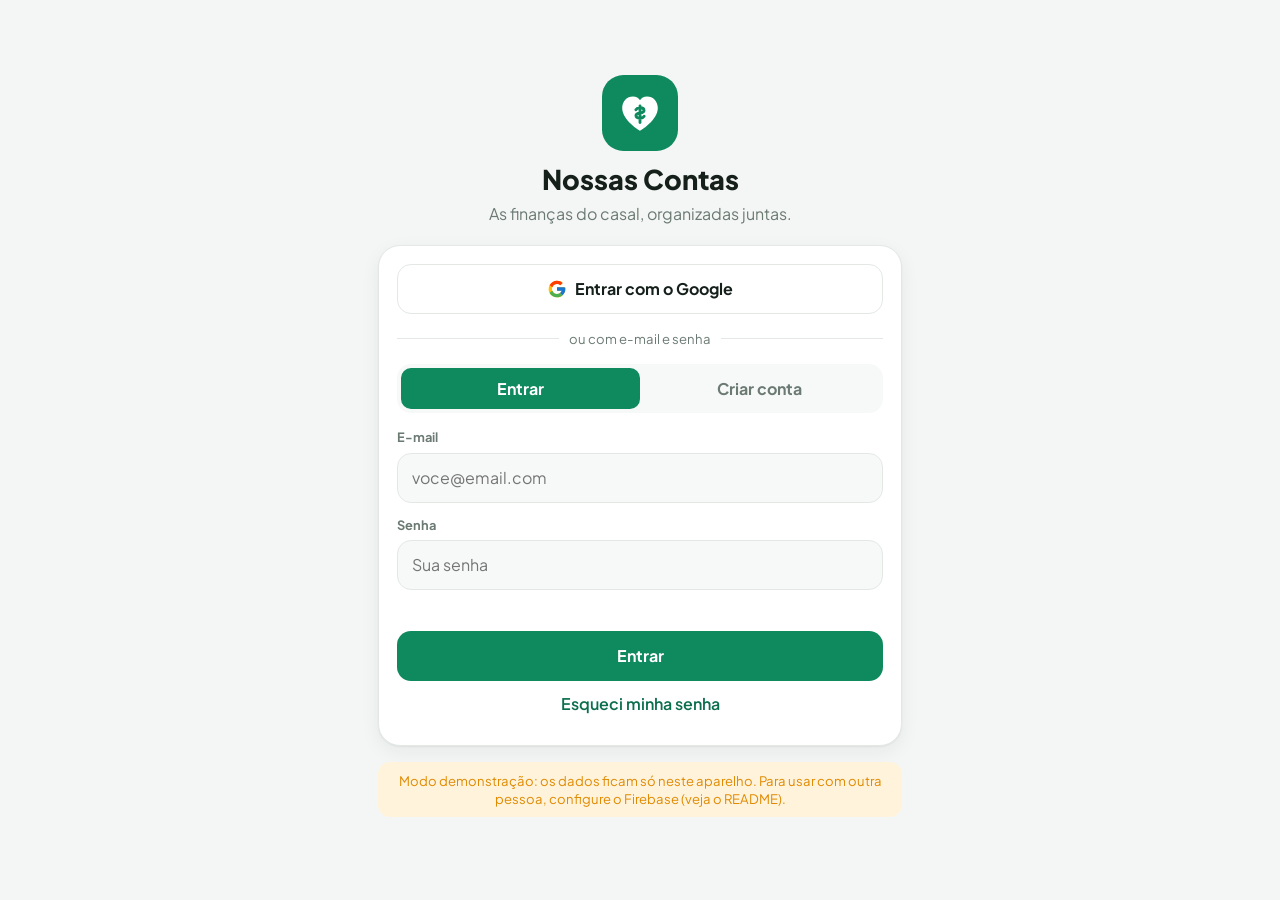
<file: financas/index.html>
<!doctype html>
<html lang="pt-BR">
<head>
  <meta charset="utf-8" />
  <meta name="viewport" content="width=device-width, initial-scale=1, viewport-fit=cover" />
  <title>Nossas Contas</title>
  <meta name="description" content="As finanças do casal, organizadas juntas: entradas, contas, cartões, dívidas e imprevistos." />
  <meta name="theme-color" content="#0f8a5f" />
  <meta name="apple-mobile-web-app-capable" content="yes" />
  <meta name="mobile-web-app-capable" content="yes" />
  <meta name="apple-mobile-web-app-status-bar-style" content="default" />
  <meta name="apple-mobile-web-app-title" content="Nossas Contas" />
  <link rel="manifest" href="manifest.webmanifest" />
  <link rel="icon" href="assets/icon-192.png" />
  <link rel="apple-touch-icon" href="assets/apple-touch-icon.png" />
  <link rel="preconnect" href="https://fonts.googleapis.com" />
  <link rel="preconnect" href="https://fonts.gstatic.com" crossorigin />
  <link href="https://fonts.googleapis.com/css2?family=Plus+Jakarta+Sans:wght@400;600;700;800&display=swap" rel="stylesheet" />
  <link rel="stylesheet" href="css/app.css" />
</head>
<body>
  <div id="app" aria-live="polite"><div class="splash"></div></div>
  <div id="toast" role="status"></div>
  <script type="module" src="js/app.js"></script>
</body>
</html>
</file>
<file: financas/css/app.css>
/* Nossas Contas — visual */
:root {
  color-scheme: light;
  --verde: #0f8a5f;
  --verde-2: #0b6e4c;
  --verde-claro: #e3f5ec;
  --vermelho: #d64545;
  --vermelho-claro: #fdeaea;
  --laranja: #e08a00;
  --laranja-claro: #fff3dc;
  --azul: #3867d6;
  --roxo: #8854d0;
  --fundo: #f4f6f5;
  --cartao: #ffffff;
  --texto: #15201b;
  --cinza: #6b7a73;
  --linha: #e3e8e5;
  --campo: #f7f9f8;
  --raio: 18px;
  --sombra: 0 1px 2px rgba(16, 40, 30, 0.06), 0 6px 20px rgba(16, 40, 30, 0.06);
  --fonte: "Plus Jakarta Sans", system-ui, -apple-system, "Segoe UI", Roboto, sans-serif;
}
@media (prefers-color-scheme: dark) {
  :root {
    color-scheme: dark;
    --verde: #2bb380;
    --verde-2: #36c890;
    --verde-claro: #12352a;
    --vermelho: #f06b6b;
    --vermelho-claro: #3a1d1f;
    --laranja: #f2a93b;
    --laranja-claro: #3a2c14;
    --azul: #6d93f0;
    --roxo: #a982e6;
    --fundo: #0e1311;
    --cartao: #171e1b;
    --texto: #eef3f0;
    --cinza: #93a29b;
    --linha: #26302c;
    --campo: #111715;
    --sombra: none;
  }
}

* { box-sizing: border-box; -webkit-tap-highlight-color: transparent; }
html, body { margin: 0; }
body { background: var(--fundo); color: var(--texto); font-family: var(--fonte); font-size: 16px; line-height: 1.35; overscroll-behavior-y: none; }
body.travado { overflow: hidden; }
button, input, select { font: inherit; color: inherit; }
button { cursor: pointer; border: 0; background: none; padding: 0; text-align: inherit; }
svg { width: 22px; height: 22px; flex: none; }
h2, h3 { margin: 0; }
h2 { font-size: 1.25rem; font-weight: 800; }
h3 { font-size: 1rem; font-weight: 700; display: flex; align-items: center; gap: 8px; }
#app { max-width: 560px; margin: 0 auto; min-height: 100vh; }

.splash { min-height: 100vh; display: grid; place-items: center; padding: 20px; text-align: center; color: var(--cinza); }
.splash svg { width: 84px; height: 84px; animation: pulsar 1.3s ease-in-out infinite; }
@keyframes pulsar { 50% { transform: scale(1.08); } }
@keyframes entrar { from { opacity: 0; transform: translateY(12px); } to { opacity: 1; transform: none; } }
.anima > * { animation: entrar 0.4s cubic-bezier(0.2, 0.8, 0.2, 1) both; }
.anima > *:nth-child(2) { animation-delay: 0.04s; }
.anima > *:nth-child(3) { animation-delay: 0.08s; }
.anima > *:nth-child(4) { animation-delay: 0.12s; }
.anima > *:nth-child(n + 5) { animation-delay: 0.16s; }
@media (prefers-reduced-motion: reduce) { *, *::before, *::after { animation: none !important; transition: none !important; } }

/* ---------- Botões e campos ---------- */
.btn { display: inline-flex; align-items: center; justify-content: center; gap: 8px; min-height: 50px; padding: 12px 18px; border-radius: 14px; font-weight: 700; transition: transform 0.12s, opacity 0.2s; }
.btn:active { transform: scale(0.97); }
.btn:disabled { opacity: 0.6; }
.btn svg { width: 20px; height: 20px; }
.btn-principal { background: var(--verde); color: #fff; }
.btn-secundario { background: var(--verde-claro); color: var(--verde-2); }
.btn-perigo { background: var(--vermelho-claro); color: var(--vermelho); }
.btn-google { width: 100%; background: var(--cartao); border: 1.5px solid var(--linha); }
.largo { width: 100%; margin-top: 12px; }
.link { display: inline-flex; align-items: center; justify-content: center; gap: 6px; width: 100%; padding: 12px; color: var(--verde-2); font-weight: 600; text-align: center; }
.link svg { width: 18px; height: 18px; }
.icone-btn { width: 42px; height: 42px; border-radius: 12px; display: grid; place-items: center; color: var(--texto); }
.icone-btn:active { background: var(--linha); }
.icone-btn.mini { width: 32px; height: 32px; color: var(--cinza); }
.icone-btn.mini svg { width: 16px; height: 16px; }

.campo { display: block; margin-bottom: 14px; min-width: 0; }
.campo > span, .rotulo { display: block; font-size: 0.8rem; font-weight: 700; color: var(--cinza); margin-bottom: 6px; }
.campo input, .campo select { width: 100%; min-height: 50px; padding: 12px 14px; border-radius: 14px; border: 1.5px solid var(--linha); background: var(--campo); font-size: 1rem; outline: none; transition: border-color 0.2s, box-shadow 0.2s; }
.campo select { appearance: none; background-image: linear-gradient(45deg, transparent 50%, var(--cinza) 50%), linear-gradient(135deg, var(--cinza) 50%, transparent 50%); background-position: calc(100% - 20px) 50%, calc(100% - 15px) 50%; background-size: 5px 5px; background-repeat: no-repeat; padding-right: 34px; }
.campo input:focus, .campo select:focus { border-color: var(--verde); box-shadow: 0 0 0 4px color-mix(in srgb, var(--verde) 18%, transparent); }
.campo .dica { margin-top: 6px; }
.dinheiro { position: relative; }
.dinheiro i { position: absolute; left: 14px; top: 50%; transform: translateY(-50%); font-style: normal; font-weight: 700; color: var(--cinza); }
.dinheiro input { padding-left: 42px; font-weight: 700; font-size: 1.1rem; }
.dupla { display: grid; grid-template-columns: 1fr 1fr; gap: 10px; }
.check { display: flex; gap: 10px; align-items: center; margin: -2px 0 14px; font-weight: 600; }
.check input { width: 22px; height: 22px; accent-color: var(--verde); }
.codigo { text-transform: uppercase; letter-spacing: 0.25em; font-weight: 800; text-align: center; }
.erro { color: var(--vermelho); font-size: 0.9rem; min-height: 1.2em; margin: 0 0 10px; }
.dica { color: var(--cinza); font-size: 0.86rem; margin: 4px 0 12px; }
.dica b { color: var(--texto); }
.centro { text-align: center; }
.ok { color: var(--verde); }
.atraso { color: var(--vermelho); }
.alerta { color: var(--laranja); }

.abas-escolha { display: grid; grid-template-columns: 1fr 1fr; gap: 6px; background: var(--campo); border: 1.5px solid var(--linha); border-radius: 14px; padding: 4px; margin-bottom: 14px; }
.abas-escolha input { position: absolute; opacity: 0; pointer-events: none; }
.abas-escolha span { display: block; padding: 10px; border-radius: 10px; text-align: center; font-weight: 700; color: var(--cinza); cursor: pointer; }
.abas-escolha input:checked + span { background: var(--verde); color: #fff; }
.abas-escolha input:focus-visible + span { outline: 2px solid var(--verde); outline-offset: 2px; }

/* ---------- Login ---------- */
.login { min-height: 100vh; padding: 32px 18px 40px; display: flex; flex-direction: column; justify-content: center; gap: 16px; }
.login-topo { text-align: center; margin-bottom: 4px; }
.login-topo .logo svg { width: 76px; height: 76px; margin: 0 auto 10px; display: block; }
.login-topo h1 { margin: 0; font-size: 1.7rem; font-weight: 800; }
.login-topo p { margin: 6px auto 0; color: var(--cinza); max-width: 340px; }
.cartao { background: var(--cartao); border: 1px solid var(--linha); border-radius: 22px; padding: 18px; box-shadow: var(--sombra); }
.login .cartao h2 { display: flex; align-items: center; gap: 8px; font-size: 1.1rem; margin-bottom: 4px; }
.ou { display: flex; align-items: center; gap: 10px; color: var(--cinza); font-size: 0.82rem; margin: 16px 0; }
.ou::before, .ou::after { content: ""; flex: 1; height: 1px; background: var(--linha); }
.abas { display: grid; grid-template-columns: 1fr 1fr; background: var(--campo); border-radius: 14px; padding: 4px; margin-bottom: 16px; position: relative; }
.abas button { padding: 10px; border-radius: 10px; font-weight: 700; color: var(--cinza); position: relative; z-index: 1; text-align: center; transition: color 0.25s; }
.abas button.ativo { color: #fff; }
.abas .marcador { position: absolute; top: 4px; bottom: 4px; left: 4px; width: calc(50% - 4px); border-radius: 10px; background: var(--verde); transition: transform 0.3s cubic-bezier(0.2, 0.8, 0.2, 1); }
.abas.dir .marcador { transform: translateX(100%); }
.login form .btn-principal { width: 100%; }
.aviso-demo { font-size: 0.82rem; color: var(--laranja); background: var(--laranja-claro); padding: 10px 14px; border-radius: 12px; text-align: center; margin: 0; }

/* ---------- Topo e navegação ---------- */
.topo { position: sticky; top: 0; z-index: 5; display: flex; align-items: center; gap: 4px; padding: calc(10px + env(safe-area-inset-top)) 12px 10px; background: color-mix(in srgb, var(--fundo) 88%, transparent); backdrop-filter: blur(12px); -webkit-backdrop-filter: blur(12px); }
.mes-atual { flex: 1; text-align: center; padding: 4px; border-radius: 12px; }
.mes-atual strong { display: block; font-size: 1.08rem; font-weight: 800; }
.mes-atual small { color: var(--cinza); font-size: 0.75rem; }
.avatar { background: var(--verde); color: #fff; border-radius: 50%; font-weight: 800; font-size: 0.85rem; margin-left: 4px; }
.conteudo { padding: 6px 14px calc(110px + env(safe-area-inset-bottom)); display: flex; flex-direction: column; gap: 14px; }
.abas-baixo { position: fixed; z-index: 6; bottom: 0; left: 50%; transform: translateX(-50%); width: 100%; max-width: 560px; display: grid; grid-template-columns: repeat(5, 1fr); background: var(--cartao); border-top: 1px solid var(--linha); padding: 6px 4px calc(6px + env(safe-area-inset-bottom)); }
.abas-baixo button { display: flex; flex-direction: column; align-items: center; gap: 3px; padding: 6px 0; color: var(--cinza); font-size: 0.72rem; font-weight: 600; border-radius: 12px; }
.abas-baixo button.ativo { color: var(--verde); }
.abas-baixo button.ativo svg { background: var(--verde-claro); border-radius: 10px; padding: 2px 10px; width: 46px; box-sizing: content-box; height: 22px; padding: 3px 12px; }
.fab { position: fixed; z-index: 7; right: max(16px, calc(50% - 280px + 16px)); bottom: calc(80px + env(safe-area-inset-bottom)); width: 58px; height: 58px; border-radius: 18px; background: var(--verde); color: #fff; display: grid; place-items: center; box-shadow: 0 8px 24px color-mix(in srgb, var(--verde) 45%, transparent); transition: transform 0.15s; }
.fab:active { transform: scale(0.92); }
.fab svg { width: 28px; height: 28px; stroke-width: 2.6; }

/* ---------- Início ---------- */
.destaque { background: linear-gradient(135deg, var(--verde), var(--verde-2)); color: #fff; border-radius: 24px; padding: 20px; box-shadow: var(--sombra); }
.destaque.negativo { background: linear-gradient(135deg, #d64545, #b0303a); }
.destaque span { font-weight: 600; opacity: 0.9; }
.destaque strong { display: block; font-size: 2.3rem; font-weight: 800; letter-spacing: -0.02em; margin: 2px 0 4px; }
.destaque small { opacity: 0.88; font-size: 0.85rem; }
.numeros { display: grid; grid-template-columns: repeat(3, 1fr); gap: 8px; }
.numeros button { background: var(--cartao); border: 1px solid var(--linha); border-radius: 18px; padding: 12px 10px; display: flex; flex-direction: column; gap: 2px; min-width: 0; box-shadow: var(--sombra); }
.numeros small { color: var(--cinza); font-size: 0.75rem; font-weight: 600; }
.numeros b { font-size: clamp(0.82rem, 3.6vw, 1rem); font-weight: 800; letter-spacing: -0.01em; white-space: nowrap; }
.numeros em { font-style: normal; font-size: 0.7rem; color: var(--cinza); }
.ic { width: 32px; height: 32px; border-radius: 10px; display: grid; place-items: center; margin-bottom: 4px; }
.ic svg { width: 18px; height: 18px; stroke-width: 2.6; }
.ic.verde { background: var(--verde-claro); color: var(--verde); }
.ic.vermelho { background: var(--vermelho-claro); color: var(--vermelho); }
.ic.laranja { background: var(--laranja-claro); color: var(--laranja); }

.meta-topo { display: flex; gap: 12px; align-items: flex-start; }
.meta-topo > svg { width: 38px; height: 38px; padding: 8px; border-radius: 12px; background: var(--verde-claro); color: var(--verde); box-sizing: border-box; }
.meta-topo p { margin: 2px 0 0; color: var(--cinza); font-size: 0.92rem; }
.meta-topo p b { color: var(--texto); }
.meta > p { margin: 8px 0 0; font-weight: 700; font-size: 0.9rem; }
.reserva { cursor: pointer; }
.reserva .meta-topo > svg { background: color-mix(in srgb, var(--azul) 15%, transparent); color: var(--azul); }
.reserva .barra i { background: var(--azul); }
.barra { height: 10px; background: var(--linha); border-radius: 99px; overflow: hidden; margin-top: 12px; }
.barra.fina { height: 6px; margin-top: 6px; }
.barra i { display: block; height: 100%; background: var(--verde); border-radius: inherit; transition: width 0.5s cubic-bezier(0.2, 0.8, 0.2, 1); }
.recuo { margin: -4px 12px 8px 52px; }

.bloco { background: var(--cartao); border: 1px solid var(--linha); border-radius: 22px; padding: 16px; box-shadow: var(--sombra); }
.bloco-topo { display: flex; justify-content: space-between; align-items: baseline; gap: 10px; }
.bloco-topo small { color: var(--cinza); font-size: 0.8rem; text-align: right; }
.lista { display: flex; flex-direction: column; margin-top: 8px; }
.linha { display: flex; align-items: center; gap: 12px; padding: 10px 0; border-bottom: 1px solid var(--linha); width: 100%; }
.lista > .linha:last-of-type { border-bottom: 0; }
.linha-meio { flex: 1; min-width: 0; display: flex; flex-direction: column; gap: 2px; }
.titulo { font-weight: 700; overflow-wrap: anywhere; }
.titulo em { white-space: nowrap; }
.titulo em { font-style: normal; font-size: 0.75rem; font-weight: 700; color: var(--cinza); background: var(--campo); border: 1px solid var(--linha); padding: 1px 6px; border-radius: 6px; margin-left: 4px; }
.sub { font-size: 0.8rem; color: var(--cinza); }
.valor { font-weight: 800; white-space: nowrap; }
.valor.entra { color: var(--verde); }
.feita .titulo, .feita .valor { opacity: 0.55; }
.feita .titulo { text-decoration: line-through; }
.apagada { opacity: 0.6; }
.marcar { width: 34px; height: 34px; border-radius: 50%; border: 2px solid var(--linha); display: grid; place-items: center; color: transparent; flex: none; transition: background 0.2s, border-color 0.2s, transform 0.15s; }
.marcar svg { width: 18px; height: 18px; stroke-width: 3; }
.marcar:active { transform: scale(0.9); }
.marcar.sim { background: var(--verde); border-color: var(--verde); color: #fff; }
.marcar.neutro { border: 0; background: var(--campo); color: var(--cinza); }
.marcar.neutro.sim { background: var(--verde-claro); color: var(--verde); }
.marcar.imprevisto { background: var(--vermelho-claro); color: var(--vermelho); }
.marcar.neutro svg { width: 17px; height: 17px; stroke-width: 2.4; }

.pessoas { display: grid; grid-template-columns: 1fr 1fr; gap: 10px; margin-top: 12px; }
.pessoa { background: var(--campo); border-radius: 16px; padding: 12px; display: flex; flex-direction: column; gap: 2px; }
.pessoa .avatar { width: 34px; height: 34px; display: grid; place-items: center; margin: 0 0 6px; font-size: 0.8rem; }
.pessoa small { color: var(--cinza); font-size: 0.8rem; }
.pessoa .parte { color: var(--texto); font-weight: 600; }
.acerto { margin: 12px 0 0; padding: 12px; border-radius: 14px; background: var(--verde-claro); font-size: 0.92rem; }

.grafico { display: grid; grid-template-columns: repeat(6, 1fr); gap: 8px; height: 170px; align-items: end; margin-top: 8px; }
.coluna { height: 100%; display: flex; flex-direction: column; justify-content: flex-end; align-items: center; gap: 4px; min-width: 0; }
.coluna small { font-size: 0.62rem; color: var(--cinza); white-space: nowrap; }
.coluna span { font-size: 0.72rem; font-weight: 700; color: var(--cinza); }
.pilha { width: 100%; max-width: 38px; min-height: 2px; border-radius: 8px 8px 4px 4px; overflow: hidden; display: flex; flex-direction: column; }
.pilha i { display: block; min-height: 0; }
.c-conta { background: var(--verde); }
.c-cartao { background: var(--roxo); }
.c-divida { background: var(--laranja); }
.legenda { display: flex; flex-wrap: wrap; gap: 12px; margin-top: 10px; font-size: 0.78rem; color: var(--cinza); }
.legenda span { display: flex; align-items: center; gap: 5px; }
.legenda i { width: 10px; height: 10px; border-radius: 3px; }
.cats { display: flex; flex-direction: column; gap: 10px; margin-top: 10px; }
.cat { display: grid; grid-template-columns: 96px 1fr auto; gap: 10px; align-items: center; font-size: 0.86rem; }
.cat .barra { margin: 0; }
.cat b { font-size: 0.86rem; }

.boas-vindas h2 { font-size: 1.4rem; }
.boas-vindas > p { color: var(--cinza); margin: 6px 0 14px; }
.passos { display: grid; grid-template-columns: 1fr 1fr; gap: 10px; }
.passos button { background: var(--cartao); border: 1px solid var(--linha); border-radius: 18px; padding: 14px; display: flex; flex-direction: column; gap: 4px; box-shadow: var(--sombra); }
.passos button:active { transform: scale(0.97); }
.passos svg { color: var(--verde); margin-bottom: 4px; }
.passos small { color: var(--cinza); font-size: 0.78rem; }
.folha .passos button { box-shadow: none; background: var(--campo); }
.convite p { color: var(--cinza); margin: 6px 0 10px; font-size: 0.92rem; }
.codigo-grande { width: 100%; display: flex; justify-content: center; align-items: center; gap: 10px; padding: 14px; border-radius: 14px; border: 2px dashed var(--verde); color: var(--verde-2); font-size: 1.5rem; font-weight: 800; letter-spacing: 0.25em; margin-bottom: 6px; }
.codigo-grande svg { width: 20px; height: 20px; }
.vazio { text-align: center; padding: 40px 16px; color: var(--cinza); }
.vazio p { max-width: 320px; margin: 0 auto 16px; }

/* ---------- Abas ---------- */
.resumo-aba { display: grid; grid-template-columns: 1fr 1fr; gap: 8px; }
.resumo-aba > div { background: var(--cartao); border: 1px solid var(--linha); border-radius: 18px; padding: 14px; box-shadow: var(--sombra); }
.resumo-aba small { display: block; color: var(--cinza); font-size: 0.78rem; font-weight: 600; }
.resumo-aba b { font-size: 1.25rem; font-weight: 800; }
.conteudo > .dica { margin: 0 4px; }

.plastico { background: linear-gradient(135deg, #2d2350, #5b3fa8); color: #fff; border-radius: 18px; padding: 16px; display: flex; flex-direction: column; gap: 14px; cursor: pointer; }
.plastico b { font-size: 1.1rem; display: block; }
.plastico small { opacity: 0.82; font-size: 0.8rem; }
.fatura strong { display: block; font-size: 1.7rem; font-weight: 800; }
.limite .barra { background: rgba(255, 255, 255, 0.22); margin: 0 0 4px; }
.limite .barra i { background: #fff; }
.compras .compra { border-bottom: 1px solid var(--linha); display: grid; grid-template-columns: 1fr auto; column-gap: 12px; }
.compras .compra > .titulo, .compras .compra > .sub { grid-column: 1; }
.compras .compra > .valor { grid-column: 2; grid-row: 1 / span 2; align-self: center; }
.compras .compra:last-child { border-bottom: 0; }

/* ---------- Folha (janela de baixo) ---------- */
.folha-fundo { position: fixed; inset: 0; z-index: 20; background: rgba(5, 12, 9, 0.45); opacity: 0; pointer-events: none; transition: opacity 0.25s; display: flex; align-items: flex-end; justify-content: center; }
.folha-fundo.aberta { opacity: 1; pointer-events: auto; }
.folha { position: relative; width: 100%; max-width: 560px; max-height: 92vh; overflow-y: auto; background: var(--cartao); border-radius: 26px 26px 0 0; padding: 22px 18px calc(24px + env(safe-area-inset-bottom)); transform: translateY(100%); transition: transform 0.3s cubic-bezier(0.2, 0.8, 0.2, 1); }
.folha-fundo.aberta .folha { transform: none; }
.folha::before { content: ""; position: absolute; top: 8px; left: 50%; transform: translateX(-50%); width: 40px; height: 4px; border-radius: 9px; background: var(--linha); }
.folha h2 { margin: 6px 40px 6px 0; }
.folha h3 { margin: 18px 0 4px; }
.folha form { margin-top: 12px; }
.fechar { position: absolute; top: 14px; right: 12px; width: 38px; height: 38px; border-radius: 50%; display: grid; place-items: center; background: var(--campo); color: var(--cinza); }
.acoes { display: flex; flex-direction: column; gap: 8px; margin-top: 6px; }
.quem { display: grid; grid-template-columns: 1fr 1fr; gap: 8px; }
.secao { padding-bottom: 18px; margin-bottom: 18px; border-bottom: 1px solid var(--linha); }
.secao h3 { margin-top: 0; }
.saldo-reserva { font-size: 2rem; font-weight: 800; margin: 4px 0 0; color: var(--azul); }
.saldo-reserva small { font-size: 0.9rem; color: var(--cinza); font-weight: 600; }

/* ---------- Aviso rápido ---------- */
#toast { position: fixed; z-index: 30; left: 50%; bottom: calc(150px + env(safe-area-inset-bottom)); transform: translate(-50%, 20px); background: var(--texto); color: var(--fundo); padding: 12px 18px; border-radius: 14px; font-weight: 600; font-size: 0.92rem; opacity: 0; pointer-events: none; transition: opacity 0.25s, transform 0.25s; width: max-content; max-width: calc(100vw - 32px); text-align: center; }
#toast.ver { opacity: 1; transform: translate(-50%, 0); }

@media (max-width: 370px) {
  .numeros { grid-template-columns: 1fr; }
  .numeros button { flex-direction: row; flex-wrap: wrap; align-items: center; gap: 8px; }
  .destaque strong { font-size: 2rem; }
}
</file>
